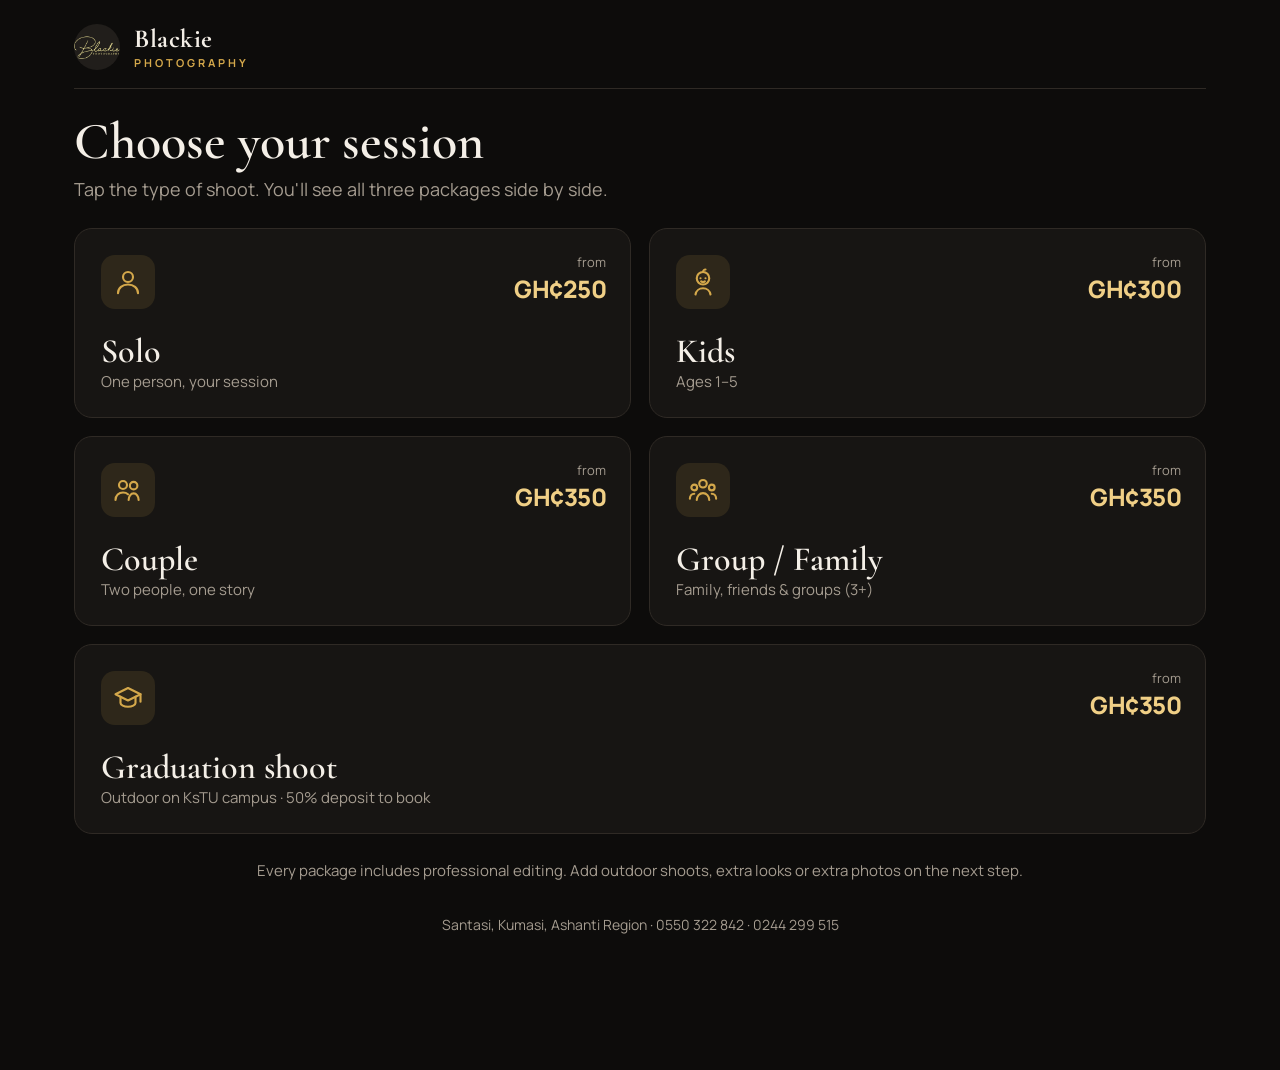
<file: index.html>
<!doctype html>
<html lang="en">
<head>
<meta charset="utf-8">
<meta name="viewport" content="width=device-width, initial-scale=1, viewport-fit=cover">
<meta name="theme-color" content="#0d0c0b">
<meta name="apple-mobile-web-app-capable" content="yes">
<meta name="mobile-web-app-capable" content="yes">
<title>Blackie Photography — Book a Session</title>
<link rel="icon" href="https://austin-marfo.github.io/blackie-pricelist/favicon1.png">
<link rel="preconnect" href="https://fonts.googleapis.com">
<link rel="preconnect" href="https://fonts.gstatic.com" crossorigin>
<link href="https://fonts.googleapis.com/css2?family=Cormorant+Garamond:wght@500;600;700&family=Manrope:wght@400;500;600;700;800&display=swap" rel="stylesheet">
<style>
  :root{
    --bg:#0d0c0b; --surface:#171513; --surface-2:#211e1b; --line:#2f2a25;
    --text:#f4efe7; --muted:#a59c90; --gold:#d4a84b; --gold-2:#f0cf86; --ink:#141210;
    --ok:#5fbf8a; --danger:#e07a5f;
    --r:18px; --serif:"Cormorant Garamond",Georgia,serif; --sans:"Manrope",system-ui,sans-serif;
  }
  *{box-sizing:border-box;-webkit-tap-highlight-color:transparent}
  html,body{margin:0;height:100%}
  body{background:var(--bg);color:var(--text);font-family:var(--sans);font-size:17px;line-height:1.45;
       -webkit-font-smoothing:antialiased;overscroll-behavior:none;user-select:none}
  input,textarea,select{user-select:text}
  button{font:inherit;color:inherit;cursor:pointer;border:0;background:none}
  .app{min-height:100%;display:flex;flex-direction:column;max-width:1180px;margin:0 auto;padding:20px 24px 120px}

  /* header */
  .top{display:flex;align-items:center;gap:14px;padding:4px 0 18px;border-bottom:1px solid var(--line);margin-bottom:26px}
  .top img{width:46px;height:46px;border-radius:50%;object-fit:cover;background:var(--surface-2)}
  .brand{font-family:var(--serif);font-size:26px;font-weight:700;letter-spacing:.5px;line-height:1}
  .brand small{display:block;font-family:var(--sans);font-size:11px;letter-spacing:3px;color:var(--gold);font-weight:700;margin-top:5px}
  .top .spacer{flex:1}
  .back{display:inline-flex;align-items:center;gap:8px;padding:12px 18px;border-radius:999px;background:var(--surface-2);font-weight:700;font-size:15px}
  .back svg{width:18px;height:18px}

  /* steps */
  .steps{display:flex;gap:8px;margin:-8px 0 22px}
  .steps span{flex:1;height:4px;border-radius:4px;background:var(--line)}
  .steps span.on{background:var(--gold)}

  h1{font-family:var(--serif);font-weight:600;font-size:clamp(34px,5vw,52px);line-height:1.05;margin:0 0 6px}
  .sub{color:var(--muted);margin:0 0 26px;font-size:18px}

  /* category grid */
  .cats{display:grid;grid-template-columns:repeat(2,1fr);gap:18px}
  .cat{position:relative;text-align:left;background:var(--surface);border:1px solid var(--line);border-radius:var(--r);
       padding:26px 26px 24px;min-height:190px;display:flex;flex-direction:column;transition:transform .12s, border-color .12s}
  .cat:active{transform:scale(.98);border-color:var(--gold)}
  .cat:last-child:nth-child(odd){grid-column:1/-1} /* odd count: last card spans the row */
  .cat .ic{width:54px;height:54px;border-radius:14px;background:rgba(212,168,75,.12);color:var(--gold);display:grid;place-items:center;margin-bottom:auto}
  .cat .ic svg{width:30px;height:30px}
  .cat h2{font-family:var(--serif);font-size:34px;font-weight:600;margin:18px 0 2px;line-height:1}
  .cat p{margin:0;color:var(--muted);font-size:15px}
  .cat .from{position:absolute;top:24px;right:24px;text-align:right;font-size:13px;color:var(--muted)}
  .cat .from b{display:block;color:var(--gold-2);font-size:24px;font-weight:800;letter-spacing:-.5px}
  .hint{margin-top:26px;color:var(--muted);font-size:15px;text-align:center}

  /* tiers */
  .tiers{display:grid;grid-template-columns:repeat(3,1fr);gap:16px;align-items:stretch}
  .tier{position:relative;text-align:left;background:var(--surface);border:2px solid var(--line);border-radius:var(--r);padding:26px 22px 22px;
        display:flex;flex-direction:column;transition:transform .12s,border-color .12s,background .12s}
  .tier:active{transform:scale(.98)}
  .tier.pop{border-color:rgba(212,168,75,.55);background:linear-gradient(180deg,#221d15,var(--surface) 60%)}
  .tier.sel{border-color:var(--gold);box-shadow:0 0 0 4px rgba(212,168,75,.18)}
  .badge{position:absolute;top:-13px;left:50%;transform:translateX(-50%);background:var(--gold);color:var(--ink);font-size:12px;
         font-weight:800;letter-spacing:1.5px;text-transform:uppercase;padding:6px 12px;border-radius:999px;white-space:nowrap}
  .tier h3{margin:0;font-size:14px;letter-spacing:3px;text-transform:uppercase;color:var(--gold);font-weight:800}
  .price{font-size:44px;font-weight:800;letter-spacing:-1.5px;margin:8px 0 16px;line-height:1}
  .price small{font-size:20px;font-weight:700;color:var(--muted);margin-right:3px;letter-spacing:0}
  .feat{list-style:none;padding:0;margin:0 0 20px;display:grid;gap:11px}
  .feat li{display:flex;gap:10px;align-items:center;font-size:16px}
  .feat li b{font-size:19px;min-width:24px}
  .feat svg{width:20px;height:20px;color:var(--gold);flex:none}
  .pick{margin-top:auto;text-align:center;padding:14px;border-radius:12px;background:var(--surface-2);font-weight:800;font-size:15px}
  .tier.sel .pick{background:var(--gold);color:var(--ink)}

  /* addons */
  .adds{display:grid;gap:12px}
  .add{display:flex;align-items:center;gap:16px;background:var(--surface);border:1px solid var(--line);border-radius:16px;padding:16px 18px}
  .add.on{border-color:var(--gold)}
  .add .t{flex:1}
  .add .t b{display:block;font-size:18px}
  .add .t span{color:var(--muted);font-size:14px}
  .add .tag{display:inline-block;margin-left:8px;font-size:11px;font-weight:800;letter-spacing:1px;text-transform:uppercase;color:var(--ink);background:var(--gold-2);padding:3px 8px;border-radius:999px;vertical-align:2px}
  .add .pr{font-weight:800;color:var(--gold-2);font-size:18px;min-width:88px;text-align:right}
  .stepper{display:flex;align-items:center;gap:6px}
  .stepper button{width:52px;height:52px;border-radius:14px;background:var(--surface-2);font-size:26px;font-weight:700;display:grid;place-items:center}
  .stepper button:disabled{opacity:.3}
  .stepper output{min-width:34px;text-align:center;font-size:22px;font-weight:800}
  .switch{width:76px;height:44px;border-radius:999px;background:var(--surface-2);position:relative;transition:background .15s;flex:none}
  .switch::after{content:"";position:absolute;top:5px;left:5px;width:34px;height:34px;border-radius:50%;background:var(--muted);transition:transform .15s,background .15s}
  .switch.on{background:var(--gold)}
  .switch.on::after{transform:translateX(32px);background:var(--ink)}

  /* form */
  .form{display:grid;gap:18px;max-width:720px}
  label.f{display:grid;gap:8px;font-weight:700;font-size:15px;color:var(--muted)}
  .f input,.f textarea,.f select{width:100%;font:inherit;font-size:20px;color:var(--text);background:var(--surface);border:2px solid var(--line);border-radius:14px;padding:16px 18px;outline:none}
  .f input:focus,.f textarea:focus,.f select:focus{border-color:var(--gold)}
  .f textarea{min-height:90px;resize:vertical;font-size:17px}
  .err{color:var(--danger);font-size:14px;font-weight:600;min-height:1em}
  .seg{display:grid;grid-template-columns:1fr 1fr;gap:12px}
  .seg button{padding:20px;border-radius:14px;background:var(--surface);border:2px solid var(--line);font-weight:800;font-size:18px;text-align:left}
  .seg button span{display:block;font-weight:500;font-size:14px;color:var(--muted);margin-top:2px}
  .seg button.on{border-color:var(--gold);background:#221d15}
  .row2{display:grid;grid-template-columns:1fr 1fr;gap:12px}
  .slots{display:grid;grid-template-columns:repeat(auto-fill,minmax(104px,1fr));gap:8px}
  .slots button{padding:14px 6px;border-radius:12px;background:var(--surface);border:2px solid var(--line);font-weight:700;font-size:16px}
  .slots button.on{border-color:var(--gold);background:var(--gold);color:var(--ink)}

  /* review */
  .card{background:var(--surface);border:1px solid var(--line);border-radius:var(--r);padding:8px 24px;max-width:720px}
  .line{display:flex;justify-content:space-between;gap:16px;padding:14px 0;border-bottom:1px solid var(--line)}
  .line:last-child{border-bottom:0}
  .line span{color:var(--muted)}
  .line b{text-align:right}
  .line.total b{font-size:30px;color:var(--gold-2);letter-spacing:-.5px}
  .line.total span{color:var(--text);font-weight:800;font-size:18px;align-self:center}

  /* bottom bar */
  .bar{position:fixed;left:0;right:0;bottom:0;background:rgba(13,12,11,.92);backdrop-filter:blur(12px);-webkit-backdrop-filter:blur(12px);
       border-top:1px solid var(--line);padding:14px 24px calc(14px + env(safe-area-inset-bottom))}
  .bar .in{max-width:1180px;margin:0 auto;display:flex;align-items:center;gap:18px}
  .bar .sum{flex:1;min-width:0}
  .bar .sum span{display:block;color:var(--muted);font-size:14px;white-space:nowrap;overflow:hidden;text-overflow:ellipsis}
  .bar .sum b{font-size:30px;font-weight:800;letter-spacing:-.5px}
  .cta{background:var(--gold);color:var(--ink);font-weight:800;font-size:19px;padding:18px 34px;border-radius:14px;display:inline-flex;align-items:center;gap:10px}
  .cta:disabled{opacity:.35}
  .cta svg{width:22px;height:22px}
  .ghost{background:var(--surface-2);color:var(--text);font-weight:700;font-size:17px;padding:18px 26px;border-radius:14px}

  /* done */
  .done{text-align:center;max-width:620px;margin:20px auto 0}
  .tick{width:96px;height:96px;border-radius:50%;background:rgba(95,191,138,.14);color:var(--ok);display:grid;place-items:center;margin:0 auto 22px}
  .tick svg{width:52px;height:52px}
  .ref{display:inline-block;font-family:ui-monospace,Menlo,monospace;font-size:22px;letter-spacing:2px;background:var(--surface);border:1px dashed var(--gold);padding:12px 20px;border-radius:12px;margin:8px 0 22px}
  .done .btns{display:grid;gap:12px;margin-top:10px}
  .wa{background:#25d366;color:#08210f}
  .status{font-size:14px;color:var(--muted);margin-top:16px}
  .foot{margin-top:34px;color:var(--muted);font-size:14px;text-align:center}

  .fade{animation:fade .22s ease-out}
  @keyframes fade{from{opacity:0;transform:translateY(8px)}to{opacity:1;transform:none}}

  @media (max-width:820px){
    .tiers{grid-template-columns:1fr;gap:22px}
    .tier{padding-top:28px}
  }
  @media (max-width:600px){
    body{font-size:16px}
    .app{padding:14px 16px 120px}
    .cats{grid-template-columns:1fr 1fr;gap:12px}
    .cat{min-height:160px;padding:18px}
    .cat h2{font-size:26px}
    .cat .from{top:16px;right:16px}
    .cat .from b{font-size:19px}
    .cat .ic{width:44px;height:44px}
    .add{flex-wrap:wrap}
    .add .pr{min-width:0}
    .seg,.row2{grid-template-columns:1fr}
    .bar{padding:12px 16px calc(12px + env(safe-area-inset-bottom))}
    .cta{padding:16px 22px;font-size:17px}
    .bar .sum b{font-size:24px}
    .brand{font-size:22px}
  }
</style>
</head>
<body>
<div class="app" id="app"></div>
<div class="bar" id="bar" hidden></div>

<!-- always load the latest prices (skips any old saved copy) -->
<script>document.write('<script src="pricing.js?v=' + Date.now() + '"><\/script>');</script>
<script>
(() => {
const D = window.BLACKIE, C = D.currency;
const $app = document.getElementById("app"), $bar = document.getElementById("bar");
const money = n => C + Number(n).toLocaleString("en-GH");
const esc = s => String(s ?? "").replace(/[&<>"']/g, c => ({"&":"&amp;","<":"&lt;",">":"&gt;",'"':"&quot;","'":"&#39;"}[c]));

const store = {
  get(k, d){ try{ const v = localStorage.getItem(k); return v ? JSON.parse(v) : d; }catch(e){ return d; } },
  set(k, v){ try{ localStorage.setItem(k, JSON.stringify(v)); }catch(e){} }
};

const ICON = {
  solo:'<svg viewBox="0 0 24 24" fill="none" stroke="currentColor" stroke-width="1.7" stroke-linecap="round"><circle cx="12" cy="8" r="4"/><path d="M4 21c0-4.4 3.6-7 8-7s8 2.6 8 7"/></svg>',
  kids:'<svg viewBox="0 0 24 24" fill="none" stroke="currentColor" stroke-width="1.7" stroke-linecap="round"><circle cx="12" cy="9" r="5"/><path d="M10 9h.01M14 9h.01M10.5 11.5c.8.6 2.2.6 3 0M12 4c0-1 1-2 2-2"/><path d="M6 22c.5-3 3-5 6-5s5.5 2 6 5"/></svg>',
  couple:'<svg viewBox="0 0 24 24" fill="none" stroke="currentColor" stroke-width="1.7" stroke-linecap="round"><circle cx="8" cy="8" r="3.2"/><circle cx="16.5" cy="8.5" r="3"/><path d="M2 20c0-3.5 2.7-6 6-6 1.6 0 3 .5 4 1.4M12.5 20c0-3 1.8-5.3 4-5.3s4 2.3 4 5.3"/></svg>',
  group:'<svg viewBox="0 0 24 24" fill="none" stroke="currentColor" stroke-width="1.7" stroke-linecap="round"><circle cx="12" cy="7" r="3"/><circle cx="5" cy="10" r="2.3"/><circle cx="19" cy="10" r="2.3"/><path d="M7 20c0-3 2.2-5.5 5-5.5s5 2.5 5 5.5M1.5 19c0-2.3 1.4-4 3.5-4M22.5 19c0-2.3-1.4-4-3.5-4"/></svg>',
  grad:'<svg viewBox="0 0 24 24" fill="none" stroke="currentColor" stroke-width="1.7" stroke-linecap="round" stroke-linejoin="round"><path d="M2 9l10-5 10 5-10 5z"/><path d="M6 11v5c0 1.5 2.7 3 6 3s6-1.5 6-3v-5M22 9v6"/></svg>',
  back:'<svg viewBox="0 0 24 24" fill="none" stroke="currentColor" stroke-width="2.2" stroke-linecap="round" stroke-linejoin="round"><path d="M15 18l-6-6 6-6"/></svg>',
  next:'<svg viewBox="0 0 24 24" fill="none" stroke="currentColor" stroke-width="2.4" stroke-linecap="round" stroke-linejoin="round"><path d="M5 12h14M13 6l6 6-6 6"/></svg>',
  tick:'<svg viewBox="0 0 24 24" fill="none" stroke="currentColor" stroke-width="2.4" stroke-linecap="round" stroke-linejoin="round"><path d="M5 12.5l4.5 4.5L19 7.5"/></svg>',
  shirt:'<svg viewBox="0 0 24 24" fill="none" stroke="currentColor" stroke-width="1.8" stroke-linejoin="round"><path d="M8 3l-5 3 2 4 2-1v12h10V9l2 1 2-4-5-3c-.5 1.5-2 2.5-4 2.5S8.5 4.5 8 3z"/></svg>',
  photo:'<svg viewBox="0 0 24 24" fill="none" stroke="currentColor" stroke-width="1.8" stroke-linejoin="round"><rect x="3" y="5" width="18" height="14" rx="2"/><circle cx="9" cy="10" r="2"/><path d="M21 16l-5-5-8 8"/></svg>',
  clock:'<svg viewBox="0 0 24 24" fill="none" stroke="currentColor" stroke-width="1.8" stroke-linecap="round"><circle cx="12" cy="12" r="9"/><path d="M12 7v5l3 2"/></svg>',
  people:'<svg viewBox="0 0 24 24" fill="none" stroke="currentColor" stroke-width="1.8" stroke-linecap="round"><circle cx="9" cy="8" r="3"/><path d="M3 20c0-3.3 2.7-6 6-6s6 2.7 6 6M16 4.5a3 3 0 010 6M18 14c2 .6 3.5 2.8 3.5 6"/></svg>',
  wa:'<svg viewBox="0 0 24 24" fill="currentColor"><path d="M12 2a10 10 0 00-8.6 15.1L2 22l5-1.3A10 10 0 1012 2zm0 18.2c-1.6 0-3.1-.4-4.4-1.2l-.3-.2-3 .8.8-2.9-.2-.3A8.2 8.2 0 1112 20.2zm4.5-6.1c-.2-.1-1.5-.7-1.7-.8-.2-.1-.4-.1-.6.1l-.8 1c-.1.2-.3.2-.5.1a6.7 6.7 0 01-3.3-2.9c-.3-.4.2-.4.7-1.3.1-.2 0-.3 0-.4l-.8-1.8c-.2-.5-.4-.4-.6-.4h-.5a1 1 0 00-.7.3 3 3 0 00-.9 2.2c0 1.3.9 2.5 1.1 2.7.1.2 1.8 2.8 4.4 3.9 1.6.7 2.3.8 3.1.6.5-.1 1.5-.6 1.7-1.2.2-.6.2-1.1.2-1.2-.1-.1-.3-.2-.5-.3z"/></svg>'
};

/* ---------- state ---------- */
const fresh = () => ({ step:"home", cat:null, tier:null, adds:{}, name:"", phone:"", when:"now", date:"", time:"", notes:"", booking:null, sheet:"" });
let S = fresh();

const cat  = () => D.categories.find(c => c.id === S.cat);
const tier = () => cat()?.tiers.find(t => t.id === S.tier);
const addonsFor = id => D.addons.filter(a => (!a.only || a.only.includes(id)) && !(a.not || []).includes(id));
const addLines = () => addonsFor(S.cat).filter(a => S.adds[a.id]).map(a => {
  const q = a.type === "toggle" ? 1 : S.adds[a.id];
  return { name: a.name, qty: q, amount: q * a.price, type: a.type };
});
const total = () => (tier()?.price || 0) + addLines().reduce((s, l) => s + l.amount, 0);

const STEPS = ["home","tiers","extras","details","review"];
function go(step){ S.step = step; render(); window.scrollTo({top:0, behavior:"instant"}); }

/* ---------- pieces ---------- */
function header(){
  const back = S.step !== "home" && S.step !== "done"
    ? `<button class="back" data-act="back">${ICON.back} Back</button>` : "";
  return `<div class="top">
      <img src="${esc(D.studio.logo)}" alt="" onerror="this.style.display='none'">
      <div class="brand">Blackie<small>PHOTOGRAPHY</small></div>
      <div class="spacer"></div>${back}
    </div>` + (STEPS.includes(S.step) && S.step !== "home"
      ? `<div class="steps">${STEPS.slice(1).map((s,i)=>`<span class="${STEPS.indexOf(S.step) >= i+1 ? "on":""}"></span>`).join("")}</div>` : "");
}

function features(t){
  return `<ul class="feat">
    ${t.people ? `<li>${ICON.people}<span>Up to <b>${t.people}</b> people</span></li>` : ""}
    <li>${ICON.shirt}<span><b>${t.outfits}</b> outfit${t.outfits === 1 ? "" : "s"}</span></li>
    <li>${ICON.photo}<span><b>${t.photos}</b> edited photos</span></li>
    <li>${ICON.clock}<span>Up to <b>${t.minutes}</b> mins</span></li>
  </ul>`;
}

function whenText(){
  if (S.when === "now") return "Walk-in — today, now";
  if (!S.date || !S.time) return "";
  const d = new Date(S.date + "T" + S.time);
  return d.toLocaleDateString("en-GB",{weekday:"short", day:"numeric", month:"short", year:"numeric"}) + ", " +
         d.toLocaleTimeString("en-US",{hour:"numeric", minute:"2-digit"});
}

function slots(){
  const out = [];
  for (let h = D.studio.hours.open; h < D.studio.hours.close; h++){
    for (const m of [0,30]){
      const v = String(h).padStart(2,"0") + ":" + (m ? "30" : "00");
      const label = new Date("2000-01-01T" + v).toLocaleTimeString("en-US",{hour:"numeric",minute:"2-digit"});
      out.push([v,label]);
    }
  }
  return out;
}
const todayISO = () => { const d = new Date(); d.setMinutes(d.getMinutes() - d.getTimezoneOffset()); return d.toISOString().slice(0,10); };

/* ---------- screens ---------- */
function home(){
  return `<div class="fade">
    <h1>Choose your session</h1>
    <p class="sub">Tap the type of shoot. You'll see all three packages side by side.</p>
    <div class="cats">
      ${D.categories.map(c => `
        <button class="cat" data-act="cat" data-id="${c.id}">
          <div class="ic">${ICON[c.icon]}</div>
          <div class="from">from<b>${money(Math.min(...c.tiers.map(t=>t.price)))}</b></div>
          <h2>${esc(c.name)}</h2><p>${esc(c.blurb)}</p>
        </button>`).join("")}
    </div>
    <p class="hint">Every package includes professional editing. Add outdoor shoots, extra looks or extra photos on the next step.</p>
    <p class="foot">${esc(D.studio.location)} · ${D.studio.phones.map(esc).join(" · ")}</p>
  </div>`;
}

function tiers(){
  const c = cat();
  return `<div class="fade">
    <h1>${esc(c.name)}</h1>
    <p class="sub">${esc(c.blurb)} — pick a package.</p>
    <div class="tiers">
      ${c.tiers.map(t => `
        <button class="tier ${t.id===D.popularTier?"pop":""} ${t.id===S.tier?"sel":""}" data-act="tier" data-id="${t.id}">
          ${t.id===D.popularTier ? `<span class="badge">Most popular</span>` : ""}
          <h3>${esc(t.name)}</h3>
          <div class="price"><small>${C}</small>${t.price}</div>
          ${features(t)}
          <div class="pick">${t.id===S.tier ? "Selected ✓" : "Choose " + esc(t.name)}</div>
        </button>`).join("")}
    </div>
  </div>`;
}

function extras(){
  const list = addonsFor(S.cat);
  return `<div class="fade">
    <h1>Any extras?</h1>
    <p class="sub">Optional — skip if you're happy with your package.</p>
    <div class="adds">
      ${list.map(a => {
        const v = S.adds[a.id] || 0;
        const ctrl = a.type === "toggle"
          ? `<button class="switch ${v?"on":""}" data-act="toggle" data-id="${a.id}" aria-label="${esc(a.name)}" aria-pressed="${!!v}"></button>`
          : `<div class="stepper">
               <button data-act="dec" data-id="${a.id}" ${v<=0?"disabled":""} aria-label="Less">−</button>
               <output>${v}</output>
               <button data-act="inc" data-id="${a.id}" ${v>=(a.max||9)?"disabled":""} aria-label="More">+</button>
             </div>`;
        return `<div class="add ${v?"on":""}">
          <div class="t"><b>${esc(a.name)}${a.badge?`<span class="tag">${esc(a.badge)}</span>`:""}</b>
            <span>${money(a.price)} ${esc(a.note||"")}</span></div>
          <div class="pr">${v ? "+" + money(a.price * (a.type==="toggle"?1:v)) : ""}</div>
          ${ctrl}
        </div>`;
      }).join("")}
    </div>
  </div>`;
}

function details(){
  const sl = slots();
  return `<div class="fade">
    <h1>Your details</h1>
    <p class="sub">So we can call you when it's your turn and send your photos.</p>
    <div class="form">
      <label class="f">Full name<input id="f-name" autocomplete="off" value="${esc(S.name)}" placeholder="e.g. Ama Mensah"></label>
      <label class="f">Phone / WhatsApp<input id="f-phone" type="tel" inputmode="tel" autocomplete="off" value="${esc(S.phone)}" placeholder="e.g. 024 123 4567"></label>
      <div class="f"><span style="font-weight:700;font-size:15px;color:var(--muted)">When?</span>
        <div class="seg">
          <button data-act="when" data-v="now" class="${S.when==="now"?"on":""}">Right now<span>I'm at the studio (walk-in)</span></button>
          <button data-act="when" data-v="later" class="${S.when==="later"?"on":""}">Book a time<span>Pick a date & time</span></button>
        </div>
      </div>
      ${S.when === "later" ? `
        <label class="f">Date<input id="f-date" type="date" min="${todayISO()}" value="${esc(S.date)}"></label>
        <div class="f"><span style="font-weight:700;font-size:15px;color:var(--muted)">Time</span>
          <div class="slots">${sl.map(([v,l]) => `<button data-act="slot" data-v="${v}" class="${S.time===v?"on":""}">${l}</button>`).join("")}</div>
        </div>` : ""}
      <label class="f">Notes (optional)<textarea id="f-notes" placeholder="Theme, colours, occasion, anything we should know">${esc(S.notes)}</textarea></label>
      <div class="err" id="err"></div>
    </div>
  </div>`;
}

function review(){
  const c = cat(), t = tier();
  return `<div class="fade">
    <h1>Check & confirm</h1>
    <p class="sub">Make sure everything looks right.</p>
    <div class="card">
      <div class="line"><span>Name</span><b>${esc(S.name)}</b></div>
      <div class="line"><span>Phone</span><b>${esc(S.phone)}</b></div>
      <div class="line"><span>When</span><b>${esc(whenText())}</b></div>
      <div class="line"><span>${esc(c.name)} · ${esc(t.name)}</span><b>${money(t.price)}</b></div>
      ${addLines().map(l => `<div class="line"><span>${esc(l.name)}${l.type==="count"?" × "+l.qty:""}</span><b>+${money(l.amount)}</b></div>`).join("")}
      ${S.notes ? `<div class="line"><span>Notes</span><b style="font-weight:500">${esc(S.notes)}</b></div>` : ""}
      <div class="line total"><span>Total</span><b>${money(total())}</b></div>
    </div>
  </div>`;
}

function done(){
  const b = S.booking;
  const sheetMsg = { ok:"Saved to the studio booking sheet.", queued:"Saved on this tablet — will sync to the sheet when online.", skipped:"" }[S.sheet] || "";
  return `<div class="done fade">
    <div class="tick">${ICON.tick}</div>
    <h1>You're booked, ${esc(S.name.split(" ")[0])}!</h1>
    <p class="sub">${esc(b.when)} · ${esc(b.session)} · <b style="color:var(--gold-2)">${money(b.total)}</b></p>
    <div>Your reference</div>
    <div class="ref">${esc(b.id)}</div>
    <div class="btns">
      <button class="cta wa" data-act="wa-studio" style="justify-content:center">${ICON.wa} Send booking to studio WhatsApp</button>
      <button class="ghost" data-act="wa-client">Send confirmation to client</button>
      <button class="ghost" data-act="restart">Done — next client</button>
    </div>
    <p class="status">${esc(sheetMsg)}</p>
  </div>`;
}

/* ---------- bottom bar ---------- */
function bar(){
  if (S.step === "home" || S.step === "done"){ $bar.hidden = true; return; }
  $bar.hidden = false;
  const t = tier();
  const label = t ? `${cat().name} · ${t.name}${addLines().length ? " + " + addLines().length + " extra" + (addLines().length>1?"s":"") : ""}` : "Choose a package";
  const next = { tiers:["Continue","extras"], extras:[addLines().length?"Continue":"Skip extras","details"], details:["Review","review"], review:["Confirm booking","confirm"] }[S.step];
  $bar.innerHTML = `<div class="in">
    <div class="sum"><span>${esc(label)}</span><b>${money(total())}</b></div>
    <button class="cta" data-act="next" data-to="${next[1]}" ${S.step==="tiers" && !t ? "disabled":""}>${next[0]} ${ICON.next}</button>
  </div>`;
}

function render(){
  const v = { home, tiers, extras, details, review, done }[S.step]();
  $app.innerHTML = header() + v;
  bar();
}

/* ---------- booking ---------- */
function intlPhone(p){
  let d = String(p).replace(/\D/g,"");
  if (d.startsWith("00")) d = d.slice(2);
  if (d.length === 10 && d.startsWith("0")) d = "233" + d.slice(1);
  if (d.length === 9) d = "233" + d;
  return d;
}
function makeId(){
  const n = new Date(), p = x => String(x).padStart(2,"0");
  return "BLK-" + String(n.getFullYear()).slice(2) + p(n.getMonth()+1) + p(n.getDate()) + "-" + p(n.getHours()) + p(n.getMinutes()) + "-" + Math.random().toString(36).slice(2,5).toUpperCase();
}
function buildBooking(){
  const c = cat(), t = tier();
  return {
    id: makeId(),
    created: new Date().toISOString(),
    name: S.name.trim(), phone: S.phone.trim(),
    type: S.when === "now" ? "Walk-in" : "Booked",
    when: whenText(), date: S.when==="now" ? todayISO() : S.date, time: S.when==="now" ? "" : S.time,
    category: c.name, package: t.name, packagePrice: t.price,
    session: `${c.name} · ${t.name}`,
    addons: addLines().map(l => l.name + (l.type==="count" ? " x" + l.qty : "") + " (" + money(l.amount) + ")").join("; "),
    total: total(),
    includes: `${t.people ? "Up to " + t.people + " people, " : ""}${t.outfits} outfit${t.outfits === 1 ? "" : "s"}, ${t.photos} edited photos, up to ${t.minutes} mins`,
    notes: S.notes.trim(),
    device: navigator.userAgent.includes("Mobile") ? "phone/tablet" : "computer"
  };
}
function studioText(b){
  return [
    `*New booking (${b.type === "Walk-in" ? "WALK-IN" : "ADVANCE"}) — Blackie Photography*`,
    `Ref: ${b.id}`, ``,
    `Name: ${b.name}`, `Phone: ${b.phone}`, `When: ${b.when}`, ``,
    `Session: ${b.session} (${money(b.packagePrice)})`,
    `Includes: ${b.includes}`,
    `Extras: ${b.addons || "None"}`,
    `*Total: ${money(b.total)}*`,
    b.notes ? `\nNotes: ${b.notes}` : ""
  ].join("\n").trim();
}
function clientText(b){
  return [
    `Hi ${b.name.split(" ")[0]}, thank you for choosing *Blackie Photography* 📸`, ``,
    `Your booking is confirmed:`,
    `• ${b.session}`, `• ${b.includes}`,
    b.addons ? `• Extras: ${b.addons}` : null,
    `• When: ${b.when}`,
    `• Total: ${money(b.total)}`, ``,
    `Ref: ${b.id}`,
    `📍 ${D.studio.location}`,
    `📞 ${D.studio.phones.join(" / ")}`, ``,
    `See you soon!`
  ].filter(x => x !== null).join("\n");
}
function openWA(num, text){ window.open("https://wa.me/" + num + "?text=" + encodeURIComponent(text), "_blank"); }

async function postSheet(b){
  if (!D.sheetUrl) return "skipped";
  try {
    await fetch(D.sheetUrl, { method:"POST", mode:"no-cors", headers:{ "Content-Type":"text/plain;charset=utf-8" }, body: JSON.stringify(b) });
    return "ok";
  } catch(e){
    const q = store.get("blk-queue", []); q.push(b); store.set("blk-queue", q);
    return "queued";
  }
}
async function flushQueue(){
  if (!D.sheetUrl) return;
  const q = store.get("blk-queue", []);
  if (!q.length) return;
  const left = [];
  for (const b of q){
    try { await fetch(D.sheetUrl, { method:"POST", mode:"no-cors", headers:{ "Content-Type":"text/plain;charset=utf-8" }, body: JSON.stringify(b) }); }
    catch(e){ left.push(b); }
  }
  store.set("blk-queue", left);
}

function saveForm(){
  const g = id => document.getElementById(id);
  if (g("f-name"))  S.name  = g("f-name").value;
  if (g("f-phone")) S.phone = g("f-phone").value;
  if (g("f-date"))  S.date  = g("f-date").value;
  if (g("f-notes")) S.notes = g("f-notes").value;
}
function validDetails(){
  saveForm();
  const err = document.getElementById("err");
  const digits = S.phone.replace(/\D/g,"");
  let m = "";
  if (S.name.trim().length < 2) m = "Please enter your name.";
  else if (digits.length < 9) m = "Please enter a valid phone number.";
  else if (S.when === "later" && !S.date) m = "Please pick a date.";
  else if (S.when === "later" && !S.time) m = "Please pick a time.";
  else if (S.when === "later" && new Date(S.date + "T" + S.time) < new Date()) m = "That time has already passed — pick a later time.";
  if (m && err){ err.textContent = m; }
  return !m;
}

/* ---------- events ---------- */
document.addEventListener("click", async e => {
  const el = e.target.closest("[data-act]"); if (!el) return;
  const act = el.dataset.act, id = el.dataset.id;
  if (S.step === "details") saveForm();
  switch(act){
    case "back": {
      const i = STEPS.indexOf(S.step);
      go(i > 0 ? STEPS[i-1] : "home"); break;
    }
    case "cat":
      if (S.cat !== id){ S.cat = id; S.tier = null; S.adds = {}; }
      go("tiers"); break;
    case "tier": S.tier = id; render(); break;
    case "toggle": S.adds[id] = S.adds[id] ? 0 : 1; render(); break;
    case "inc": { const a = D.addons.find(x=>x.id===id); S.adds[id] = Math.min((S.adds[id]||0)+1, a.max||9); render(); break; }
    case "dec": S.adds[id] = Math.max((S.adds[id]||0)-1, 0); render(); break;
    case "when": S.when = el.dataset.v; render(); break;
    case "slot": S.time = el.dataset.v; render(); break;
    case "next": {
      const to = el.dataset.to;
      if (S.step === "details" && !validDetails()) return;
      if (to === "confirm"){
        el.disabled = true;
        S.booking = buildBooking();
        // open WhatsApp first, while the tap still counts as a user action (avoids popup blockers)
        openWA(D.studio.whatsapp, studioText(S.booking));
        const log = store.get("blk-log", []); log.unshift(S.booking); store.set("blk-log", log.slice(0,200));
        S.sheet = D.sheetUrl ? "ok" : "skipped";
        go("done");
        postSheet(S.booking).then(r => { S.sheet = r; if (S.step === "done") render(); });
      } else go(to);
      break;
    }
    case "wa-studio": openWA(D.studio.whatsapp, studioText(S.booking)); break;
    case "wa-client": openWA(intlPhone(S.booking.phone), clientText(S.booking)); break;
    case "restart": S = fresh(); go("home"); break;
  }
});

/* auto-reset for the counter tablet: back to start after 2 min idle */
let idle;
const IDLE_MS = 120000;
function poke(){ clearTimeout(idle); idle = setTimeout(() => { if (S.step !== "home"){ S = fresh(); go("home"); } }, IDLE_MS); }
["pointerdown","keydown","input"].forEach(ev => document.addEventListener(ev, poke, {passive:true}));
poke();

window.addEventListener("online", flushQueue);
flushQueue();
render();
})();
</script>
</body>
</html>
</file>
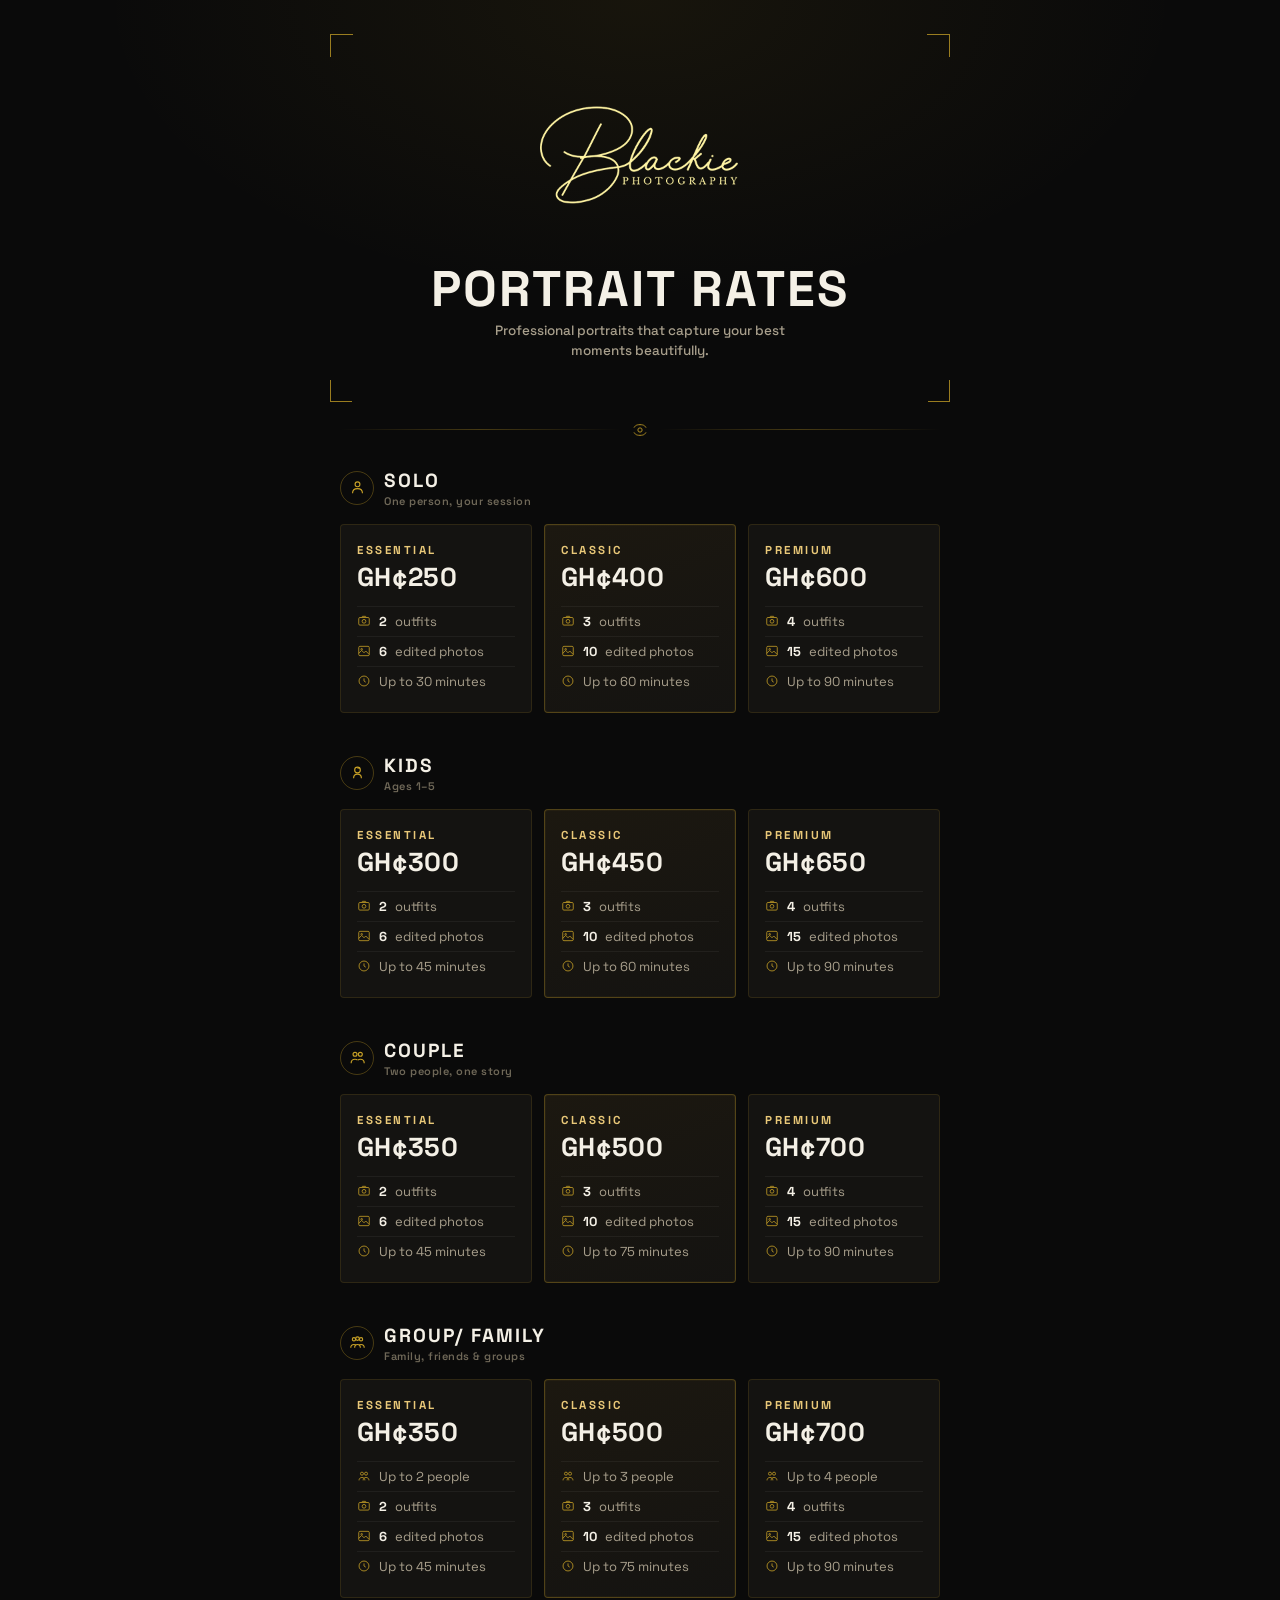
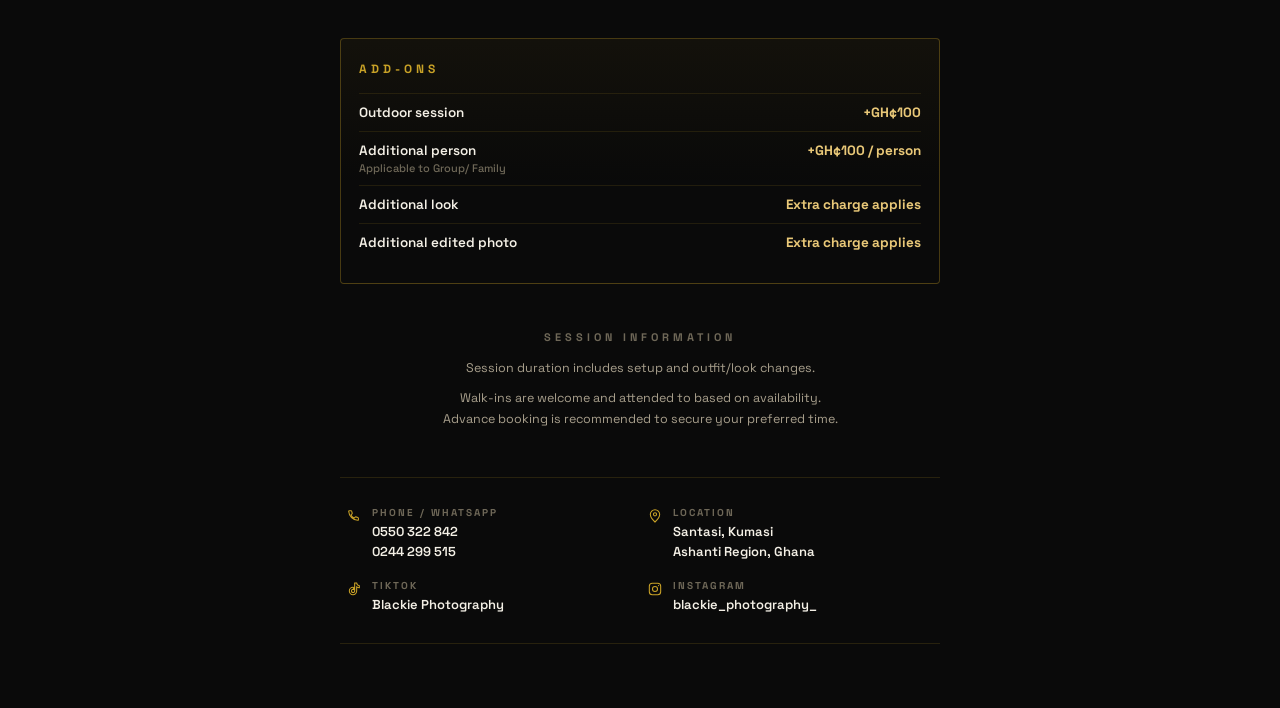
<file: old-index.html>
<!DOCTYPE html>
<html lang="en">
<head>
<meta charset="UTF-8">
<meta name="viewport" content="width=device-width, initial-scale=1.0">
<title>Blackie Photography — Portrait Rates</title>
<link rel="preconnect" href="https://fonts.googleapis.com">
<link rel="preconnect" href="https://fonts.gstatic.com" crossorigin>
<link href="https://fonts.googleapis.com/css2?family=Boldonse&family=Bricolage+Grotesque:opsz,wght@12..96,200..800&family=Krona+One&family=Lexend:wght@100..900&family=Montserrat:ital,wght@0,100..900;1,100..900&family=Mozilla+Headline:wght@200..700&family=Outfit:wght@100..900&family=Space+Grotesk:wght@300..700&family=Space+Mono:ital,wght@0,400;0,700;1,400;1,700&display=swap" rel="stylesheet"><link rel="stylesheet" href="style.css">
</head>
<body>
<div class="sheet">

  <div class="header corners">
    <div class="c-tl"></div>
    <img src="favicon1.png" class="logo" alt="Blackie Photography Logo" style="width: 200px; margin: 0px; padding: 0px;">
    <div class="c-tr"></div>
    <p class="rates-title">PORTRAIT RATES</p>
    <p class="tagline">Professional portraits that capture your best moments beautifully.</p>
  </div>

  <div class="divider">
    <svg width="16" height="16" viewBox="0 0 24 24" fill="none" stroke="currentColor" stroke-width="1.5"><circle cx="12" cy="12" r="3.2"/><path d="M3 8.5c1.5-2.5 3-4.5 9-4.5s7.5 2 9 4.5"/><path d="M3 15.5c1.5 2.5 3 4.5 9 4.5s7.5-2 9-4.5"/></svg>
  </div>

  <!-- SOLO -->
  <div class="category">
    <div class="cat-head">
      <div class="cat-icon">
        <svg viewBox="0 0 24 24" fill="none" stroke="var(--gold)" stroke-width="1.6"><circle cx="12" cy="7.5" r="3.4"/><path d="M5 20c0-4 3-6.5 7-6.5s7 2.5 7 6.5"/></svg>
      </div>
      <div>
        <div class="cat-title">SOLO</div>
        <div class="cat-sub">One person, your session</div>
      </div>
    </div>
    <div class="cards">
      <div class="card">
        <div class="card-tier">ESSENTIAL</div>
        <div class="card-price">GH¢250</div>
        <div class="card-line"><svg viewBox="0 0 24 24" fill="none" stroke="currentColor" stroke-width="1.6"><rect x="3" y="6" width="18" height="13" rx="2"/><circle cx="12" cy="12.5" r="3.2"/><path d="M8 6l1.3-2h5.4L16 6"/></svg><b>2</b> outfits</div>
        <div class="card-line"><svg viewBox="0 0 24 24" fill="none" stroke="currentColor" stroke-width="1.6"><rect x="3" y="4" width="18" height="16" rx="2"/><path d="M3 16l5-5 4 4 3-3 6 6"/><circle cx="8" cy="9" r="1.4"/></svg><b>6</b> edited photos</div>
        <div class="card-line"><svg viewBox="0 0 24 24" fill="none" stroke="currentColor" stroke-width="1.6"><circle cx="12" cy="12" r="8.5"/><path d="M12 7.5V12l3 2"/></svg>Up to 30 minutes</div>
      </div>
      <div class="card hi">
        <div class="card-tier">CLASSIC</div>
        <div class="card-price">GH¢400</div>
        <div class="card-line"><svg viewBox="0 0 24 24" fill="none" stroke="currentColor" stroke-width="1.6"><rect x="3" y="6" width="18" height="13" rx="2"/><circle cx="12" cy="12.5" r="3.2"/><path d="M8 6l1.3-2h5.4L16 6"/></svg><b>3</b> outfits</div>
        <div class="card-line"><svg viewBox="0 0 24 24" fill="none" stroke="currentColor" stroke-width="1.6"><rect x="3" y="4" width="18" height="16" rx="2"/><path d="M3 16l5-5 4 4 3-3 6 6"/><circle cx="8" cy="9" r="1.4"/></svg><b>10</b> edited photos</div>
        <div class="card-line"><svg viewBox="0 0 24 24" fill="none" stroke="currentColor" stroke-width="1.6"><circle cx="12" cy="12" r="8.5"/><path d="M12 7.5V12l3 2"/></svg>Up to 60 minutes</div>
      </div>
      <div class="card">
        <div class="card-tier">PREMIUM</div>
        <div class="card-price">GH¢600</div>
        <div class="card-line"><svg viewBox="0 0 24 24" fill="none" stroke="currentColor" stroke-width="1.6"><rect x="3" y="6" width="18" height="13" rx="2"/><circle cx="12" cy="12.5" r="3.2"/><path d="M8 6l1.3-2h5.4L16 6"/></svg><b>4</b> outfits</div>
        <div class="card-line"><svg viewBox="0 0 24 24" fill="none" stroke="currentColor" stroke-width="1.6"><rect x="3" y="4" width="18" height="16" rx="2"/><path d="M3 16l5-5 4 4 3-3 6 6"/><circle cx="8" cy="9" r="1.4"/></svg><b>15</b> edited photos</div>
        <div class="card-line"><svg viewBox="0 0 24 24" fill="none" stroke="currentColor" stroke-width="1.6"><circle cx="12" cy="12" r="8.5"/><path d="M12 7.5V12l3 2"/></svg>Up to 90 minutes</div>
      </div>
    </div>
  </div>

  <!-- KIDS -->
  <div class="category">
    <div class="cat-head">
      <div class="cat-icon">
        <svg viewBox="0 0 24 24" fill="none" stroke="var(--gold)" stroke-width="1.6"><circle cx="12" cy="8.5" r="4"/><path d="M6.5 20c0-3.5 2.5-5.7 5.5-5.7s5.5 2.2 5.5 5.7"/><path d="M12 6.2c1.2-1.3 3-1 3 .6"/></svg>
      </div>
      <div>
        <div class="cat-title">KIDS</div>
        <div class="cat-sub">Ages 1–5</div>
      </div>
    </div>
    <div class="cards">
      <div class="card">
        <div class="card-tier">ESSENTIAL</div>
        <div class="card-price">GH¢300</div>
        <div class="card-line"><svg viewBox="0 0 24 24" fill="none" stroke="currentColor" stroke-width="1.6"><rect x="3" y="6" width="18" height="13" rx="2"/><circle cx="12" cy="12.5" r="3.2"/><path d="M8 6l1.3-2h5.4L16 6"/></svg><b>2</b> outfits</div>
        <div class="card-line"><svg viewBox="0 0 24 24" fill="none" stroke="currentColor" stroke-width="1.6"><rect x="3" y="4" width="18" height="16" rx="2"/><path d="M3 16l5-5 4 4 3-3 6 6"/><circle cx="8" cy="9" r="1.4"/></svg><b>6</b> edited photos</div>
        <div class="card-line"><svg viewBox="0 0 24 24" fill="none" stroke="currentColor" stroke-width="1.6"><circle cx="12" cy="12" r="8.5"/><path d="M12 7.5V12l3 2"/></svg>Up to 45 minutes</div>
      </div>
      <div class="card hi">
        <div class="card-tier">CLASSIC</div>
        <div class="card-price">GH¢450</div>
        <div class="card-line"><svg viewBox="0 0 24 24" fill="none" stroke="currentColor" stroke-width="1.6"><rect x="3" y="6" width="18" height="13" rx="2"/><circle cx="12" cy="12.5" r="3.2"/><path d="M8 6l1.3-2h5.4L16 6"/></svg><b>3</b> outfits</div>
        <div class="card-line"><svg viewBox="0 0 24 24" fill="none" stroke="currentColor" stroke-width="1.6"><rect x="3" y="4" width="18" height="16" rx="2"/><path d="M3 16l5-5 4 4 3-3 6 6"/><circle cx="8" cy="9" r="1.4"/></svg><b>10</b> edited photos</div>
        <div class="card-line"><svg viewBox="0 0 24 24" fill="none" stroke="currentColor" stroke-width="1.6"><circle cx="12" cy="12" r="8.5"/><path d="M12 7.5V12l3 2"/></svg>Up to 60 minutes</div>
      </div>
      <div class="card">
        <div class="card-tier">PREMIUM</div>
        <div class="card-price">GH¢650</div>
        <div class="card-line"><svg viewBox="0 0 24 24" fill="none" stroke="currentColor" stroke-width="1.6"><rect x="3" y="6" width="18" height="13" rx="2"/><circle cx="12" cy="12.5" r="3.2"/><path d="M8 6l1.3-2h5.4L16 6"/></svg><b>4</b> outfits</div>
        <div class="card-line"><svg viewBox="0 0 24 24" fill="none" stroke="currentColor" stroke-width="1.6"><rect x="3" y="4" width="18" height="16" rx="2"/><path d="M3 16l5-5 4 4 3-3 6 6"/><circle cx="8" cy="9" r="1.4"/></svg><b>15</b> edited photos</div>
        <div class="card-line"><svg viewBox="0 0 24 24" fill="none" stroke="currentColor" stroke-width="1.6"><circle cx="12" cy="12" r="8.5"/><path d="M12 7.5V12l3 2"/></svg>Up to 90 minutes</div>
      </div>
    </div>
  </div>

  <!-- COUPLE -->
  <div class="category">
    <div class="cat-head">
      <div class="cat-icon">
        <svg viewBox="0 0 24 24" fill="none" stroke="var(--gold)" stroke-width="1.6"><circle cx="8.5" cy="7.5" r="2.8"/><circle cx="16" cy="7.5" r="2.8"/><path d="M3 20c0-3.3 2.3-5.6 5.5-5.6 1.4 0 2.6.4 3.5 1.2"/><path d="M12.5 15.6c.9-.8 2.1-1.2 3.5-1.2 3.2 0 5.5 2.3 5.5 5.6"/></svg>
      </div>
      <div>
        <div class="cat-title">COUPLE</div>
        <div class="cat-sub">Two people, one story</div>
      </div>
    </div>
    <div class="cards">
      <div class="card">
        <div class="card-tier">ESSENTIAL</div>
        <div class="card-price">GH¢350</div>
        <div class="card-line"><svg viewBox="0 0 24 24" fill="none" stroke="currentColor" stroke-width="1.6"><rect x="3" y="6" width="18" height="13" rx="2"/><circle cx="12" cy="12.5" r="3.2"/><path d="M8 6l1.3-2h5.4L16 6"/></svg><b>2</b>  outfits</div>
        <div class="card-line"><svg viewBox="0 0 24 24" fill="none" stroke="currentColor" stroke-width="1.6"><rect x="3" y="4" width="18" height="16" rx="2"/><path d="M3 16l5-5 4 4 3-3 6 6"/><circle cx="8" cy="9" r="1.4"/></svg><b>6</b> edited photos</div>
        <div class="card-line"><svg viewBox="0 0 24 24" fill="none" stroke="currentColor" stroke-width="1.6"><circle cx="12" cy="12" r="8.5"/><path d="M12 7.5V12l3 2"/></svg>Up to 45 minutes</div>
      </div>
      <div class="card hi">
        <div class="card-tier">CLASSIC</div>
        <div class="card-price">GH¢500</div>
        <div class="card-line"><svg viewBox="0 0 24 24" fill="none" stroke="currentColor" stroke-width="1.6"><rect x="3" y="6" width="18" height="13" rx="2"/><circle cx="12" cy="12.5" r="3.2"/><path d="M8 6l1.3-2h5.4L16 6"/></svg><b>3</b>  outfits</div>
        <div class="card-line"><svg viewBox="0 0 24 24" fill="none" stroke="currentColor" stroke-width="1.6"><rect x="3" y="4" width="18" height="16" rx="2"/><path d="M3 16l5-5 4 4 3-3 6 6"/><circle cx="8" cy="9" r="1.4"/></svg><b>10</b> edited photos</div>
        <div class="card-line"><svg viewBox="0 0 24 24" fill="none" stroke="currentColor" stroke-width="1.6"><circle cx="12" cy="12" r="8.5"/><path d="M12 7.5V12l3 2"/></svg>Up to 75 minutes</div>
      </div>
      <div class="card">
        <div class="card-tier">PREMIUM</div>
        <div class="card-price">GH¢700</div>
        <div class="card-line"><svg viewBox="0 0 24 24" fill="none" stroke="currentColor" stroke-width="1.6"><rect x="3" y="6" width="18" height="13" rx="2"/><circle cx="12" cy="12.5" r="3.2"/><path d="M8 6l1.3-2h5.4L16 6"/></svg><b>4</b>  outfits</div>
        <div class="card-line"><svg viewBox="0 0 24 24" fill="none" stroke="currentColor" stroke-width="1.6"><rect x="3" y="4" width="18" height="16" rx="2"/><path d="M3 16l5-5 4 4 3-3 6 6"/><circle cx="8" cy="9" r="1.4"/></svg><b>15</b> edited photos</div>
        <div class="card-line"><svg viewBox="0 0 24 24" fill="none" stroke="currentColor" stroke-width="1.6"><circle cx="12" cy="12" r="8.5"/><path d="M12 7.5V12l3 2"/></svg>Up to 90 minutes</div>
      </div>
    </div>
  </div>

  <!-- COMBI / GROUP -->
  <div class="category">
    <div class="cat-head">
      <div class="cat-icon">
        <svg viewBox="0 0 24 24" fill="none" stroke="var(--gold)" stroke-width="1.6"><circle cx="7" cy="7.5" r="2.3"/><circle cx="17" cy="7.5" r="2.3"/><circle cx="12" cy="6.5" r="2.5"/><path d="M2.5 19.5c0-2.7 1.8-4.6 4.5-4.6 1 0 1.9.25 2.6.75"/><path d="M14.4 15.65c.7-.5 1.6-.75 2.6-.75 2.7 0 4.5 1.9 4.5 4.6"/><path d="M8 19.5c0-2.8 1.8-4.7 4-4.7s4 1.9 4 4.7"/></svg>
      </div>
      <div>
        <div class="cat-title">GROUP/ FAMILY</div>
        <div class="cat-sub">Family, friends &amp; groups</div>
      </div>
    </div>
    <div class="cards">
      <div class="card">
        <div class="card-tier">ESSENTIAL</div>
        <div class="card-price">GH¢350</div>
        <div class="card-line"><svg viewBox="0 0 24 24" fill="none" stroke="currentColor" stroke-width="1.6"><circle cx="8.5" cy="8" r="2.6"/><circle cx="15.5" cy="8" r="2.6"/><path d="M3.5 19.5c0-3 2-5 5-5s5 2 5 5"/><path d="M10.5 19.5c0-3 2-5 5-5s5 2 5 5"/></svg>Up to 2 people</div>
        <div class="card-line"><svg viewBox="0 0 24 24" fill="none" stroke="currentColor" stroke-width="1.6"><rect x="3" y="6" width="18" height="13" rx="2"/><circle cx="12" cy="12.5" r="3.2"/><path d="M8 6l1.3-2h5.4L16 6"/></svg><b>2</b>  outfits</div>
        <div class="card-line"><svg viewBox="0 0 24 24" fill="none" stroke="currentColor" stroke-width="1.6"><rect x="3" y="4" width="18" height="16" rx="2"/><path d="M3 16l5-5 4 4 3-3 6 6"/><circle cx="8" cy="9" r="1.4"/></svg><b>6</b> edited photos</div>
        <div class="card-line"><svg viewBox="0 0 24 24" fill="none" stroke="currentColor" stroke-width="1.6"><circle cx="12" cy="12" r="8.5"/><path d="M12 7.5V12l3 2"/></svg>Up to 45 minutes</div>
      </div>
      <div class="card hi">
        <div class="card-tier">CLASSIC</div>
        <div class="card-price">GH¢500</div>
        <div class="card-line"><svg viewBox="0 0 24 24" fill="none" stroke="currentColor" stroke-width="1.6"><circle cx="8.5" cy="8" r="2.6"/><circle cx="15.5" cy="8" r="2.6"/><path d="M3.5 19.5c0-3 2-5 5-5s5 2 5 5"/><path d="M10.5 19.5c0-3 2-5 5-5s5 2 5 5"/></svg>Up to 3 people</div>
        <div class="card-line"><svg viewBox="0 0 24 24" fill="none" stroke="currentColor" stroke-width="1.6"><rect x="3" y="6" width="18" height="13" rx="2"/><circle cx="12" cy="12.5" r="3.2"/><path d="M8 6l1.3-2h5.4L16 6"/></svg><b>3</b>  outfits</div>
        <div class="card-line"><svg viewBox="0 0 24 24" fill="none" stroke="currentColor" stroke-width="1.6"><rect x="3" y="4" width="18" height="16" rx="2"/><path d="M3 16l5-5 4 4 3-3 6 6"/><circle cx="8" cy="9" r="1.4"/></svg><b>10</b> edited photos</div>
        <div class="card-line"><svg viewBox="0 0 24 24" fill="none" stroke="currentColor" stroke-width="1.6"><circle cx="12" cy="12" r="8.5"/><path d="M12 7.5V12l3 2"/></svg>Up to 75 minutes</div>
      </div>
      <div class="card">
        <div class="card-tier">PREMIUM</div>
        <div class="card-price">GH¢700</div>
        <div class="card-line"><svg viewBox="0 0 24 24" fill="none" stroke="currentColor" stroke-width="1.6"><circle cx="8.5" cy="8" r="2.6"/><circle cx="15.5" cy="8" r="2.6"/><path d="M3.5 19.5c0-3 2-5 5-5s5 2 5 5"/><path d="M10.5 19.5c0-3 2-5 5-5s5 2 5 5"/></svg>Up to 4 people</div>
        <div class="card-line"><svg viewBox="0 0 24 24" fill="none" stroke="currentColor" stroke-width="1.6"><rect x="3" y="6" width="18" height="13" rx="2"/><circle cx="12" cy="12.5" r="3.2"/><path d="M8 6l1.3-2h5.4L16 6"/></svg><b>4</b>  outfits</div>
        <div class="card-line"><svg viewBox="0 0 24 24" fill="none" stroke="currentColor" stroke-width="1.6"><rect x="3" y="4" width="18" height="16" rx="2"/><path d="M3 16l5-5 4 4 3-3 6 6"/><circle cx="8" cy="9" r="1.4"/></svg><b>15</b> edited photos</div>
        <div class="card-line"><svg viewBox="0 0 24 24" fill="none" stroke="currentColor" stroke-width="1.6"><circle cx="12" cy="12" r="8.5"/><path d="M12 7.5V12l3 2"/></svg>Up to 90 minutes</div>
      </div>
    </div>
  </div>

  <!-- ADD-ONS -->
  <div class="addons">
    <div class="addons-title">ADD-ONS</div>
    <div class="addon-row">
      <div><div class="addon-name">Outdoor session</div></div>
      <div class="addon-price">+GH¢100</div>
    </div>
    <div class="addon-row">
      <div>
        <div class="addon-name">Additional person</div>
        <span class="addon-note">Applicable to Group/ Family</span>
      </div>
      <div class="addon-price">+GH¢100 / person</div>
    </div>
    <div class="addon-row">
      <div><div class="addon-name">Additional look</div></div>
      <div class="addon-price">Extra charge applies</div>
    </div>
    <div class="addon-row">
      <div><div class="addon-name">Additional edited photo</div></div>
      <div class="addon-price">Extra charge applies</div>
    </div>
  </div>

  <!-- SESSION INFORMATION -->
  <div class="info">
    <div class="info-title">SESSION INFORMATION</div>
    <p>Session duration includes setup and outfit/look changes.</p>
    <p>Walk-ins are welcome and attended to based on availability. Advance booking is recommended to secure your preferred time.</p>
  </div>

  <!-- CONTACT -->
  <div class="contact">
    <div class="contact-item">
      <svg viewBox="0 0 24 24" fill="none" stroke="currentColor" stroke-width="1.6"><path d="M4 5c0-.6.4-1 1-1h2.5c.5 0 .9.3 1 .8l.8 3c.1.4 0 .8-.3 1.1L7.5 10.4c1 2 2.7 3.7 4.7 4.7l1.5-1.5c.3-.3.7-.4 1.1-.3l3 .8c.5.1.8.5.8 1V17.5c0 .6-.4 1-1 1C10.5 18.5 4.5 12.5 4 5z"/></svg>
      <div>
        <div class="contact-label">PHONE / WHATSAPP</div>
        <div class="contact-value">0550 322 842<br>0244 299 515</div>
      </div>
    </div>
    <div class="contact-item">
      <svg viewBox="0 0 24 24" fill="none" stroke="currentColor" stroke-width="1.6"><path d="M12 21s-7-6.2-7-11.5A7 7 0 0 1 19 9.5C19 14.8 12 21 12 21z"/><circle cx="12" cy="9.5" r="2.4"/></svg>
      <div>
        <div class="contact-label">LOCATION</div>
        <div class="contact-value">Santasi, Kumasi<br>Ashanti Region, Ghana</div>
      </div>
    </div>
    <div class="contact-item">
      <svg viewBox="0 0 24 24" fill="none" stroke="currentColor" stroke-width="1.6"><path d="M16 3c.3 2.2 1.9 3.8 4 4v3c-1.5 0-2.9-.4-4-1.2V15a5.5 5.5 0 1 1-5.5-5.5c.3 0 .6 0 1 .1v3.1a2.4 2.4 0 1 0 1.5 2.2V3H16z"/></svg>
      <div>
        <div class="contact-label">TIKTOK</div>
        <div class="contact-value">Blackie Photography</div>
      </div>
    </div>
    <div class="contact-item">
      <svg viewBox="0 0 24 24" fill="none" stroke="currentColor" stroke-width="1.6"><rect x="3.5" y="3.5" width="17" height="17" rx="4.5"/><circle cx="12" cy="12" r="3.8"/><circle cx="17.2" cy="6.8" r="0.9" fill="currentColor" stroke="none"/></svg>
      <div>
        <div class="contact-label">INSTAGRAM</div>
        <div class="contact-value">blackie_photography_</div>
      </div>
    </div>
  </div>

 

</div>
</body>
</html>
</file>
<file: style.css>
:root{
    --bg: #0a0a0a;
    --bg-card: #141311;
    --bg-card-hi: #1c1810;
    --bg-panel: #111010;
    --gold: #c9a227;
    --gold-bright: #e9c878;
    --gold-line: rgba(201,162,39,0.32);
    --gold-line-soft: rgba(201,162,39,0.16);
    --ink: #f4f0e6;
    --ink-dim: #a89f8c;
    --ink-faint: #6f6858;
  }

  *{ box-sizing:border-box; }
  html{ background:var(--bg); }
  body{
    margin:0;
    background:
      radial-gradient(ellipse 900px 500px at 50% 0%, rgba(201,162,39,0.07), transparent 60%),
      var(--bg);
    color:var(--ink);
    font-family:'Space Grotesk', sans-serif;
    -webkit-font-smoothing:antialiased;
  }

  .sheet{
    max-width:640px;
    margin:0 auto;
    padding: 44px 20px 30px;
    position:relative;
  }

  /* ---------- viewfinder corner motif (signature element) ---------- */
  .corners{ position:relative; }
  .corners::before, .corners::after,
  .corners .c-tl, .corners .c-tr{
    content:"";
    position:absolute;
    width:22px; height:22px;
    border:1.5px solid var(--gold);
    opacity:0.75;
  }
  .corners::before{ top:-10px; left:-10px; border-right:none; border-bottom:none; }
  .corners::after{ top:-10px; right:-10px; border-left:none; border-bottom:none; }
  .corners .c-tl{ bottom:-10px; left:-10px; border-right:none; border-top:none; }
  .corners .c-tr{ bottom:-10px; right:-10px; border-left:none; border-top:none; }

  /* ---------- header ---------- */
  .header{ text-align:center; padding: 8px 18px 30px; }
  .wordmark{
    font-family:'Playfair Display', serif;
    font-style:italic;
    font-weight:600;
    font-size: 44px;
    color:var(--ink);
    letter-spacing:0.5px;
    line-height:1;
    margin:0;
  }
  .wordmark-sub{
    font-family:'Manrope', sans-serif;
    font-size:11px;
    font-weight:700;
    letter-spacing:6px;
    color:var(--gold);
    margin: 8px 0 0;
  }
  .rates-title{
    font-size: 50px;
    font-weight:1000;
    letter-spacing:2px;
    margin: 0px;
    padding: 0px;
    color:var(--gold-);
  }
  .tagline{
    font-size:13.5px;
    color:var(--ink-dim);
    font-weight:500;
    max-width: 340px;
    margin: 0 auto;
    line-height:1.5;
  }

  .divider{
    display:flex; align-items:center; gap:12px;
    margin: 30px 0;
    color:var(--gold);
  }
  .divider::before, .divider::after{
    content:""; flex:1; height:1px;
    background:linear-gradient(90deg, transparent, var(--gold-line), transparent);
  }
  .divider svg{ flex-shrink:0; opacity:0.85; }

  /* ---------- category section ---------- */
  .category{ margin: 8px 0 40px; }
  .cat-head{
    display:flex; align-items:center; gap:10px;
    margin-bottom:16px;
  }
  .cat-icon{
    width:34px; height:34px;
    border:1px solid var(--gold-line);
    border-radius:50%;
    display:flex; align-items:center; justify-content:center;
    flex-shrink:0;
  }
  .cat-icon svg{ width:17px; height:17px; }
  .cat-title{
    font-size:19px;
    font-weight:800;
    letter-spacing:2px;
    color:var(--ink);
  }
  .cat-sub{
    font-size:11px;
    color:var(--ink-faint);
    font-weight:600;
    letter-spacing:0.5px;
    margin-top:1px;
  }

  .cards{
    display:grid;
    grid-template-columns:1fr;
    gap:12px;
  }
  @media (min-width:560px){
    .cards{ grid-template-columns:repeat(3, 1fr); }
  }

  .card{
    background:var(--bg-card);
    border:1px solid rgba(201,162,39,0.14);
    border-radius:4px;
    padding:18px 16px 16px;
    position:relative;
  }
  .card.hi{
    background:linear-gradient(160deg, var(--bg-card-hi), var(--bg-card));
    border:1px solid var(--gold-line);
    box-shadow: 0 0 0 1px rgba(201,162,39,0.05) inset;
  }
  .card-tier{
    font-size:11.5px;
    font-weight:800;
    letter-spacing:2.5px;
    color:var(--gold-bright);
  }
  .card-price{
    font-size:26px;
    font-weight:800;
    color:var(--ink);
    margin: 3px 0 12px;
    letter-spacing:0.3px;
  }
  .card-price span{
    font-size:14px;
    font-weight:600;
    color:var(--ink-faint);
  }
  .card-line{
    display:flex; align-items:center; gap:8px;
    font-size:13px;
    color:var(--ink-dim);
    padding:6px 0;
    border-top:1px solid rgba(255,255,255,0.05);
  }
  .card-line:first-of-type{ border-top:none; padding-top:0; }
  .card-line svg{ width:14px; height:14px; flex-shrink:0; color:var(--gold); opacity:0.85; }
  .card-line b{ color:var(--ink); font-weight:700; }

  /* ---------- add-ons ---------- */
  .addons{
    border:1px solid var(--gold-line);
    border-radius:4px;
    padding:22px 18px;
    margin: 6px 0 40px;
    background: linear-gradient(180deg, rgba(201,162,39,0.05), transparent 60%);
  }
  .addons-title{
    font-size:12px;
    font-weight:800;
    letter-spacing:4px;
    color:var(--gold);
    margin-bottom:16px;
  }
  .addon-row{
    display:flex; justify-content:space-between; align-items:baseline;
    padding:10px 0;
    border-top:1px solid rgba(201,162,39,0.12);
    gap:14px;
  }
  .addon-row:first-of-type{ border-top:none; padding-top:0; }
  .addon-name{ font-size:13.5px; font-weight:600; color:var(--ink); }
  .addon-note{ display:block; font-size:11px; color:var(--ink-faint); font-weight:500; margin-top:2px; }
  .addon-price{ font-size:13.5px; font-weight:700; color:var(--gold-bright); white-space:nowrap; text-align:right; }

  /* ---------- session info ---------- */
  .info{
    text-align:center;
    padding: 6px 10px 38px;
  }
  .info-title{
    font-size:11px; font-weight:800; letter-spacing:4px; color:var(--ink-faint);
    margin-bottom:14px;
  }
  .info p{
    font-size:12.5px; color:var(--ink-dim); line-height:1.65;
    max-width:400px; margin:0 auto 10px;
  }

  /* ---------- contact ---------- */
  .contact{
    display:grid;
    grid-template-columns: 1fr 1fr;
    gap: 18px 14px;
    padding: 28px 6px;
    border-top:1px solid var(--gold-line-soft);
    border-bottom:1px solid var(--gold-line-soft);
    margin-bottom:34px;
  }
  .contact-item{ display:flex; gap:10px; align-items:flex-start; }
  .contact-item svg{ width:16px; height:16px; color:var(--gold); flex-shrink:0; margin-top:2px; }
  .contact-label{ font-size:10px; font-weight:800; letter-spacing:2px; color:var(--ink-faint); margin-bottom:3px; }
  .contact-value{ font-size:13px; font-weight:600; color:var(--ink); line-height:1.5; }

  .footer{
    text-align:center;
    font-size:11px;
    font-weight:700;
    letter-spacing:5px;
    color:var(--gold);
    opacity:0.9;
    padding-bottom:6px;
  }
</file>
